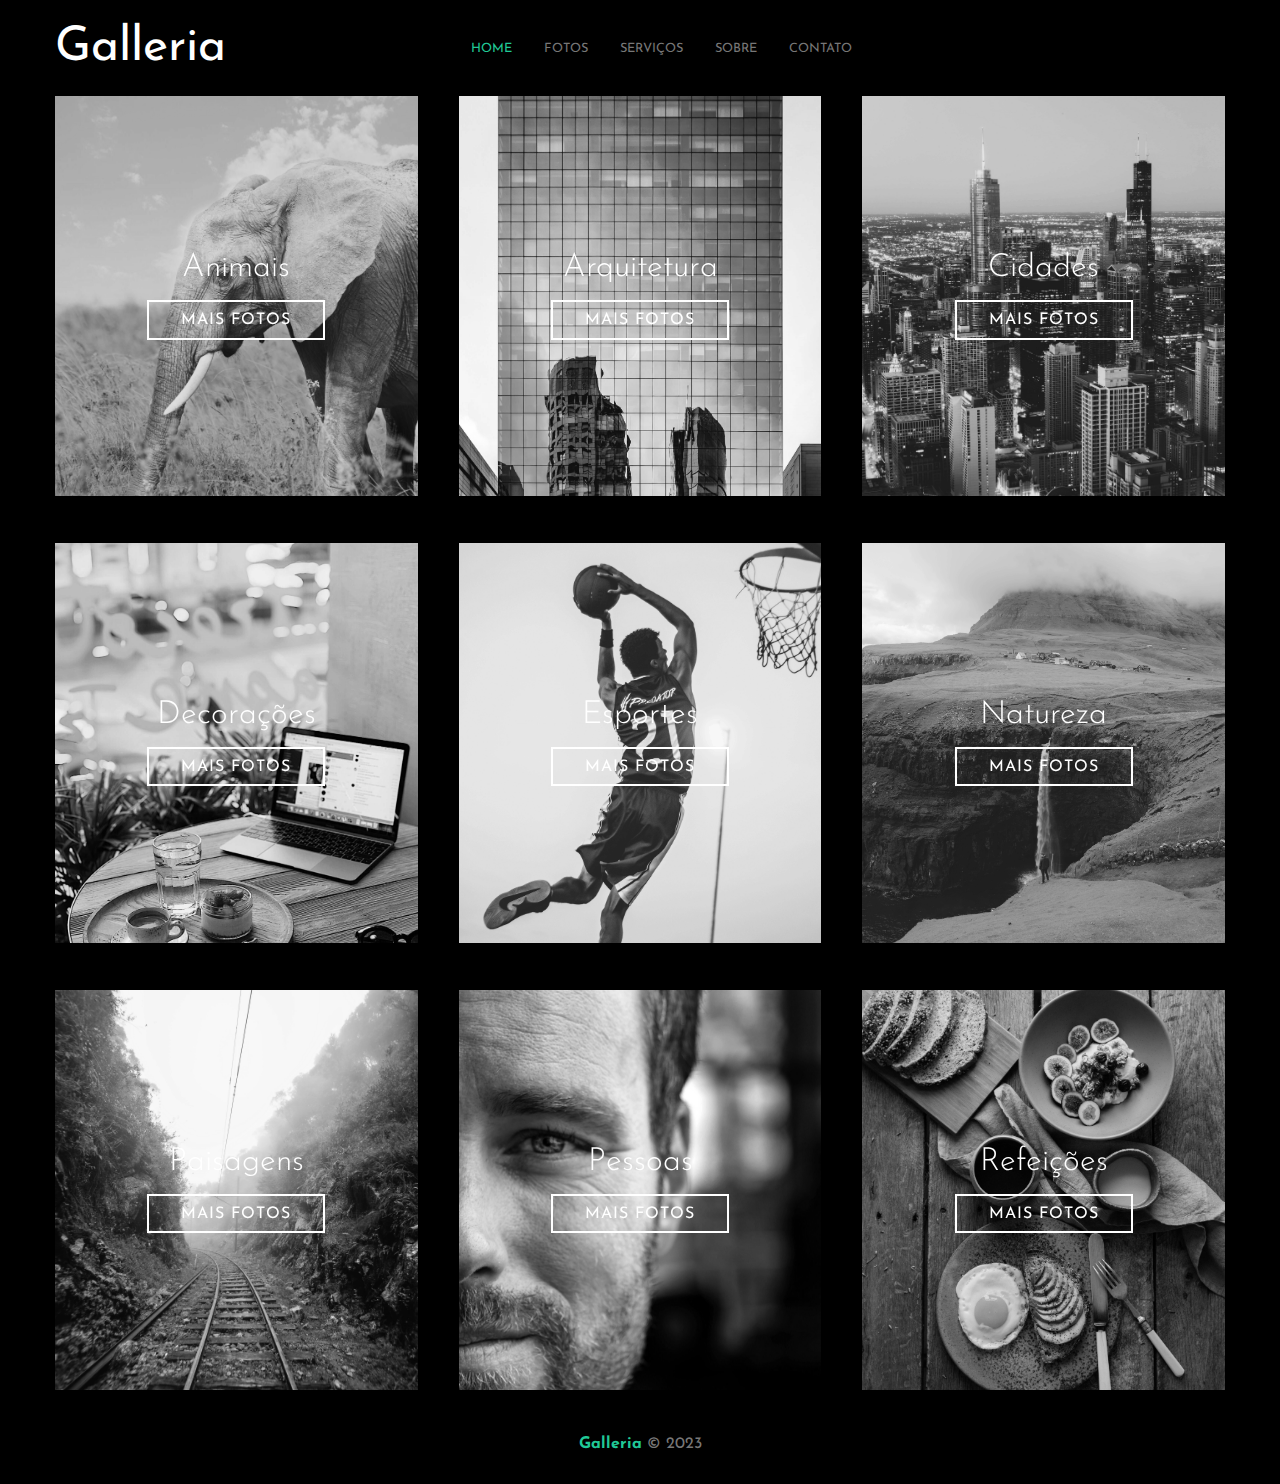
<file: 01-Gallery/index.html>
<!DOCTYPE html>
<html lang="en">
<head>
    <meta charset="UTF-8">
    <meta name="viewport" content="width=device-width, initial-scale=1.0">
    <title>Galleria</title>

    <!-- Google Fonts -->
    <link rel="preconnect" href="https://fonts.googleapis.com">
    <link rel="preconnect" href="https://fonts.gstatic.com" crossorigin>
    <link href="https://fonts.googleapis.com/css2?family=Josefin+Sans:ital,wght@0,100;0,200;0,300;0,400;0,500;0,600;0,700;1,100;1,200;1,300;1,400;1,500;1,600;1,700&display=swap"rel="stylesheet">

    <!-- Font Awesome -->
    <link rel="stylesheet" href="https://cdnjs.cloudflare.com/ajax/libs/font-awesome/6.4.0/css/all.min.css" integrity="sha512-iecdLmaskl7CVkqkXNQ/ZH/XLlvWZOJyj7Yy7tcenmpD1ypASozpmT/E0iPtmFIB46ZmdtAc9eNBvH0H/ZpiBw==" crossorigin="anonymous" referrerpolicy="no-referrer" />

    <!-- Estilos do projeto -->
    <link rel="stylesheet" href="css/styles.css">
</head>

<body>
    <header class="header">
        <a href="" class="header-brand">Galleria</a>
        <nav class="header-navbar">
            <ul>
                <li>
                    <a href="#" class="active">Home</a>
                </li>
                <li>
                    <a href="#">Fotos</a>
                </li>
                <li>
                    <a href="#">Serviços</a>
                </li>
                <li>
                    <a href="#">Sobre</a>
                </li>
                <li>
                    <a href="#">Contato</a>
                </li>                
            </ul>
        </nav>
        <div class="header-social-media">
            <ul>
                <li>
                    <a href="#">
                        <i class="fab fa-facebook-f"></i>
                    </a>
                </li>
                <li>
                    <a href="#">
                        <i class="fab fa-twitter"></i>
                    </a>
                </li>
                <li>
                    <a href="#">
                        <i class="fab fa-instagram"></i>
                    </a>
                </li>
                <li>
                    <a href="#">
                        <i class="fab fa-youtube"></i>
                    </a>
                </li>
            </ul>
        </div>
    </header>
    <main>
        <div class="gallery">
            <div class="gallery-card" id="card-1">
                <h2 class="gallery-card-title">Animais</h2>
                <a href="#" class="gallery-card-btn">Mais fotos</a>
            </div>
            <div class="gallery-card" id="card-2">
                <h2 class="gallery-card-title">Arquitetura</h2>
                <a href="#" class="gallery-card-btn">Mais fotos</a>
            </div>
            <div class="gallery-card" id="card-3">
                <h2 class="gallery-card-title">Cidades</h2>
                <a href="#" class="gallery-card-btn">Mais fotos</a>
            </div>
            <div class="gallery-card" id="card-4">
                <h2 class="gallery-card-title">Decorações</h2>
                <a href="#" class="gallery-card-btn">Mais fotos</a>
            </div>
            <div class="gallery-card" id="card-5">
                <h2 class="gallery-card-title">Esportes</h2>
                <a href="#" class="gallery-card-btn">Mais fotos</a>
            </div>
            <div class="gallery-card" id="card-6">
                <h2 class="gallery-card-title">Natureza</h2>
                <a href="#" class="gallery-card-btn">Mais fotos</a>
            </div>
            <div class="gallery-card" id="card-7">
                <h2 class="gallery-card-title">Paisagens</h2>
                <a href="#" class="gallery-card-btn">Mais fotos</a>
            </div>
            <div class="gallery-card" id="card-8">
                <h2 class="gallery-card-title">Pessoas</h2>
                <a href="#" class="gallery-card-btn">Mais fotos</a>
            </div>
            <div class="gallery-card" id="card-9">
                <h2 class="gallery-card-title">Refeições</h2>
                <a href="#" class="gallery-card-btn">Mais fotos</a>
            </div>
        </div>
    </main>
    <footer>
        <p><span>Galleria</span> &copy; 2023</p>
    </footer>
</body>

</html>
</file>
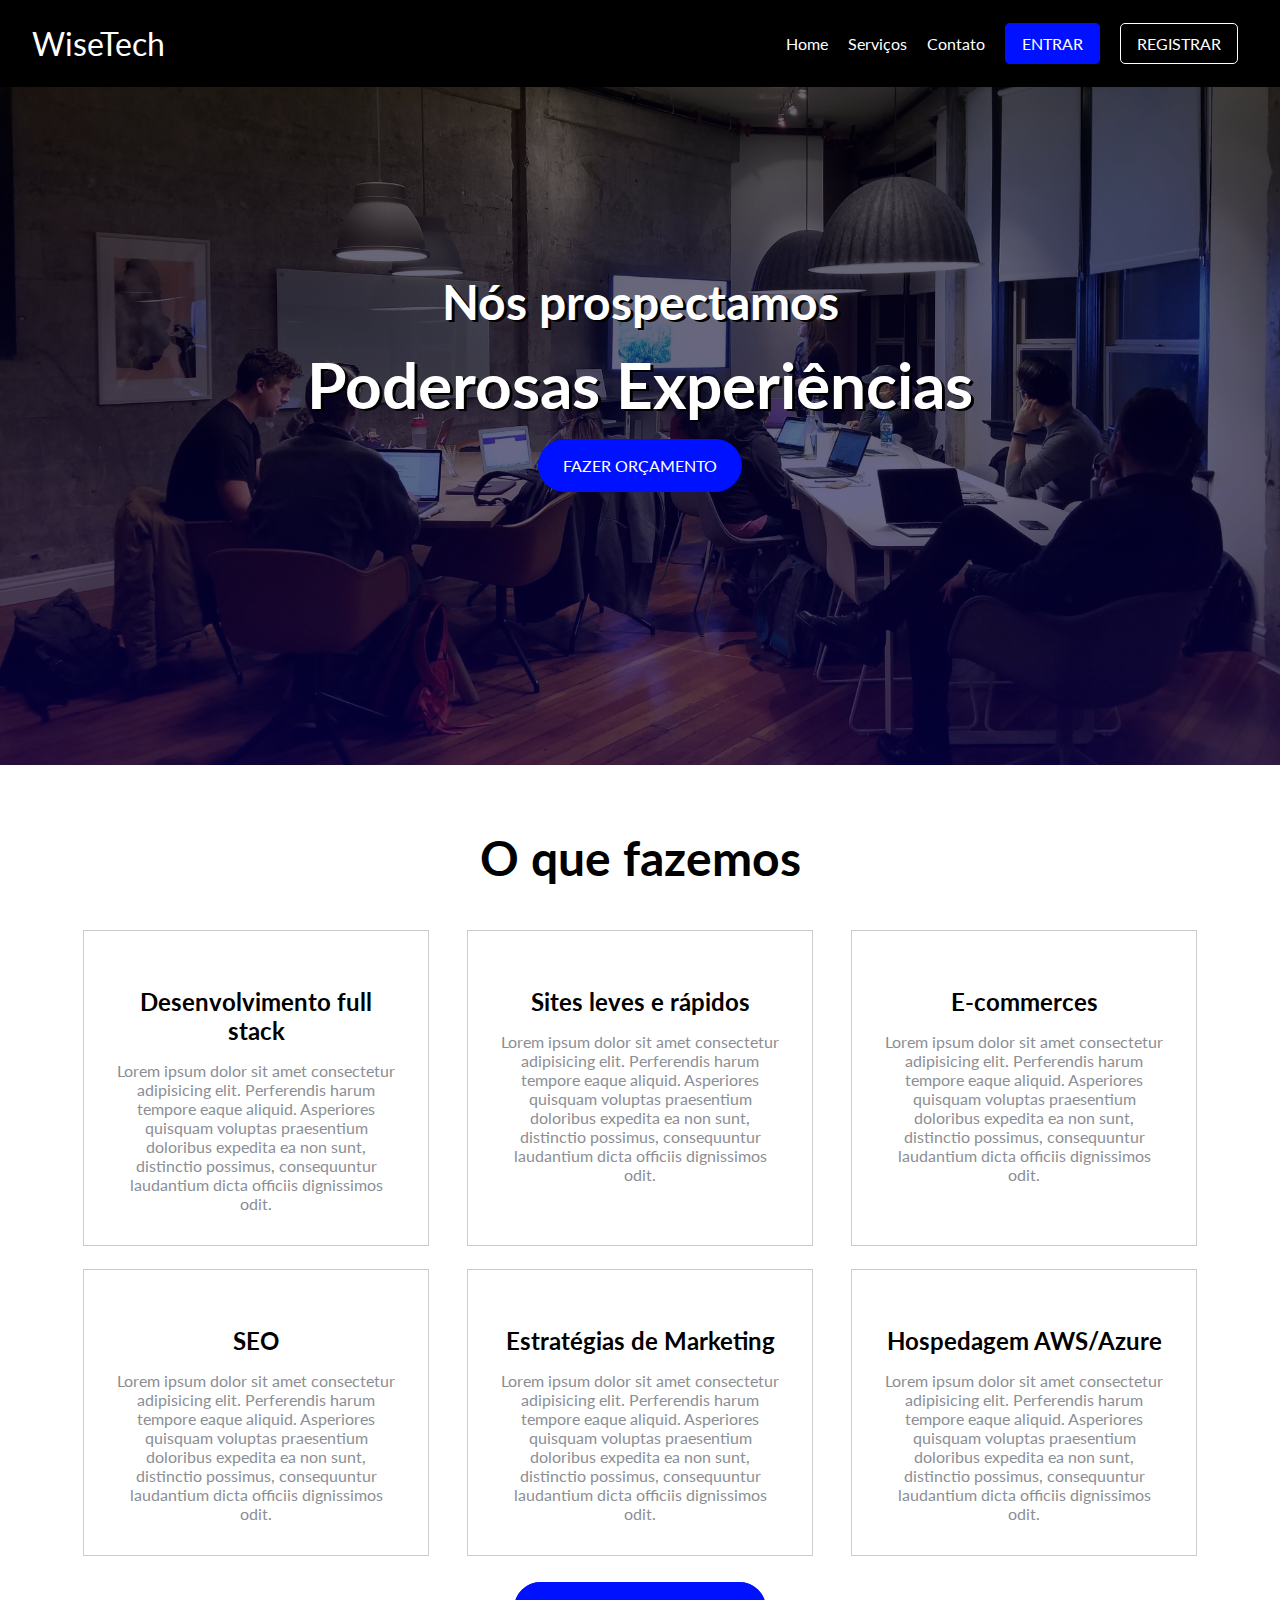
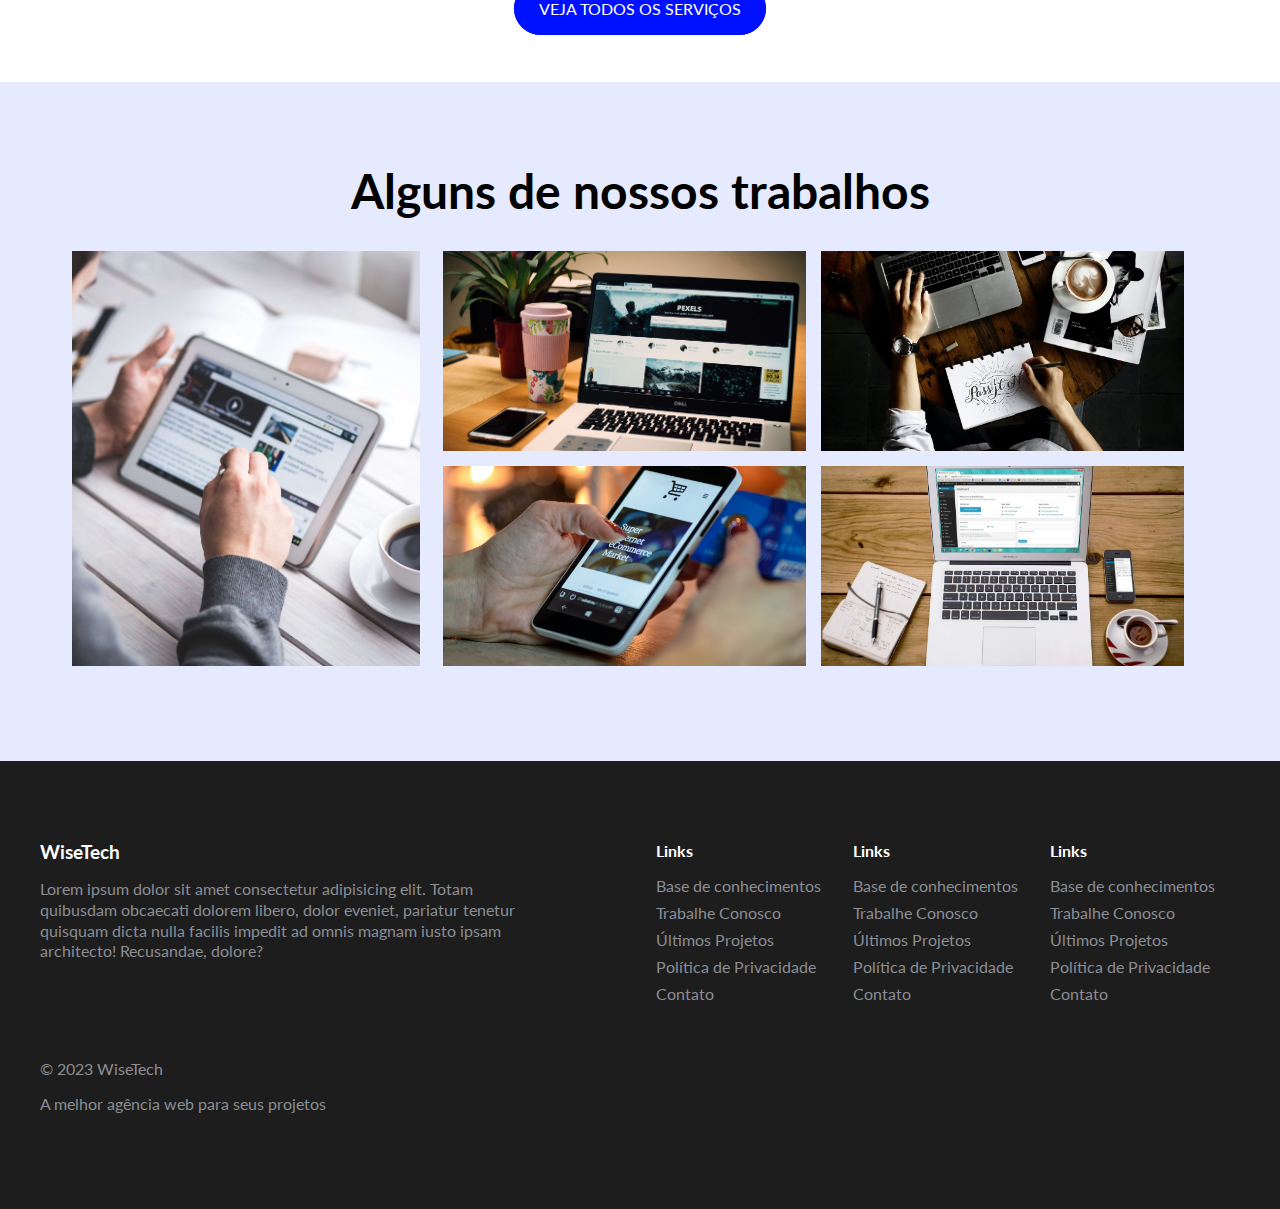
<file: 02-WiseTech/index.html>
<!DOCTYPE html>
<html lang="en">
<head>
  <meta charset="UTF-8">
  <meta name="viewport" content="width=device-width, initial-scale=1.0">
  <title>WiseTech</title>
  <!-- Google Fonts -->
  <link rel="preconnect" href="https://fonts.gstatic.com">
  <link href="https://fonts.googleapis.com/css2?family=Lato:ital,wght@0,300;0,700;0,900;1,300;1,700;1,900&display=swap" rel="stylesheet">
  <!-- Font Awesome -->
  <link rel="stylesheet" href="https://cdnjs.cloudflare.com/ajax/libs/font-awesome/5.15.2/css/all.min.css" integrity="sha512-HK5fgLBL+xu6dm/Ii3z4xhlSUyZgTT9tuc/hSrtw6uzJOvgRr2a9jyxxT1ely+B+xFAmJKVSTbpM/CuL7qxO8w==" crossorigin="anonymous" />
  <!-- CSS do projeto -->
  <link rel="stylesheet" href="css/styles.css">
</head>
<body>
  <!-- Cabeçalho -->
  <header id="main-banner">
    <div class="nav-container">
      <a href="#" class="brand">
        <i class="fas fa-brain"></i> WiseTech
      </a>
      <nav>
        <ul class="nav-container-navbar">
          <li>
            <a href="#">Home</a>
          </li>
          <li>
            <a href="#">Serviços</a>
          </li>
          <li>
            <a href="#">Contato</a>
          </li>
          <li>
            <a href="#" class="btn btn-primary">Entrar</a>
          </li>
          <li>
            <a href="#" class="btn">Registrar</a>
          </li>
        </ul>
      </nav>
      <i class="fas fa-bars"></i>
    </div>
    <div class="title-container">
      <h2>Nós prospectamos</h2>
      <h1>Poderosas Experiências</h1>
      <a href="#" class="btn btn-primary btn-rounded">Fazer Orçamento</a>
    </div>
  </header>
  <!-- Serviços -->
  <main class="services-container">
    <h2>O que fazemos</h2>
    <div class="services-card-container">
      <div class="services-card">
        <i class="fab fa-buffer"></i>
        <h3>Desenvolvimento full stack</h3>
        <p>Lorem ipsum dolor sit amet consectetur adipisicing elit. Perferendis harum tempore eaque aliquid. Asperiores quisquam voluptas praesentium doloribus expedita ea non sunt, distinctio possimus, consequuntur laudantium dicta officiis dignissimos odit.</p>
      </div>
      <div class="services-card">
        <i class="fas fa-bolt"></i>
        <h3>Sites leves e rápidos</h3>
        <p>Lorem ipsum dolor sit amet consectetur adipisicing elit. Perferendis harum tempore eaque aliquid. Asperiores quisquam voluptas praesentium doloribus expedita ea non sunt, distinctio possimus, consequuntur laudantium dicta officiis dignissimos odit.</p>
      </div>
      <div class="services-card">
        <i class="fas fa-cart-plus"></i>
        <h3>E-commerces</h3>
        <p>Lorem ipsum dolor sit amet consectetur adipisicing elit. Perferendis harum tempore eaque aliquid. Asperiores quisquam voluptas praesentium doloribus expedita ea non sunt, distinctio possimus, consequuntur laudantium dicta officiis dignissimos odit.</p>
      </div>
      <div class="services-card">
        <i class="fas fa-chart-line"></i>
        <h3>SEO</h3>
        <p>Lorem ipsum dolor sit amet consectetur adipisicing elit. Perferendis harum tempore eaque aliquid. Asperiores quisquam voluptas praesentium doloribus expedita ea non sunt, distinctio possimus, consequuntur laudantium dicta officiis dignissimos odit.</p>
      </div>
      <div class="services-card">
        <i class="fas fa-chess-pawn"></i>
        <h3>Estratégias de Marketing</h3>
        <p>Lorem ipsum dolor sit amet consectetur adipisicing elit. Perferendis harum tempore eaque aliquid. Asperiores quisquam voluptas praesentium doloribus expedita ea non sunt, distinctio possimus, consequuntur laudantium dicta officiis dignissimos odit.</p>
      </div>
      <div class="services-card">
        <i class="fas fa-cloud"></i>
        <h3>Hospedagem AWS/Azure</h3>
        <p>Lorem ipsum dolor sit amet consectetur adipisicing elit. Perferendis harum tempore eaque aliquid. Asperiores quisquam voluptas praesentium doloribus expedita ea non sunt, distinctio possimus, consequuntur laudantium dicta officiis dignissimos odit.</p>
      </div>
    </div>
    <a href="#" class="btn btn-primary btn-rounded">Veja todos os Serviços</a>
  </main>
  <!-- Jobs -->
  <div class="jobs-container">
    <h2>Alguns de nossos trabalhos</h2>
    <div class="jobs-list">
      <div class="first-job" id="job1">
        <div class="job-card-cover">
          <p class="job-card-title">Projeto 1</p>
          <p class="job-card-description">Lorem ipsum dolor sit amet consectetur adipisicing elit. Cumque amet maxime nostrum quaerat. Nihil officia similique excepturi voluptas perspiciatis, odit veritatis cum, dolores adipisci deserunt deleniti nemo repellendus optio eius.</p>
        </div>
      </div>
      <div class="other-jobs-container">
        <div class="job-card" id="job2">
          <div class="job-card-cover">
            <p class="job-card-title">Projeto 2</p>
            <p class="job-card-description">Lorem ipsum dolor sit amet consectetur adipisicing elit. Cumque amet maxime nostrum quaerat. Nihil officia similique excepturi voluptas perspiciatis, odit veritatis cum, dolores adipisci deserunt deleniti nemo repellendus optio eius.</p>
          </div>
        </div>
        <div class="job-card" id="job3">
          <div class="job-card-cover">
            <p class="job-card-title">Projeto 3</p>
            <p class="job-card-description">Lorem ipsum dolor sit amet consectetur adipisicing elit. Cumque amet maxime nostrum quaerat. Nihil officia similique excepturi voluptas perspiciatis, odit veritatis cum, dolores adipisci deserunt deleniti nemo repellendus optio eius.</p>
          </div>
        </div>
        <div class="job-card" id="job4">
          <div class="job-card-cover">
            <p class="job-card-title">Projeto 4</p>
            <p class="job-card-description">Lorem ipsum dolor sit amet consectetur adipisicing elit. Cumque amet maxime nostrum quaerat. Nihil officia similique excepturi voluptas perspiciatis, odit veritatis cum, dolores adipisci deserunt deleniti nemo repellendus optio eius.</p>
          </div>
        </div>
        <div class="job-card" id="job5">
          <div class="job-card-cover">
            <p class="job-card-title">Projeto 5</p>
            <p class="job-card-description">Lorem ipsum dolor sit amet consectetur adipisicing elit. Cumque amet maxime nostrum quaerat. Nihil officia similique excepturi voluptas perspiciatis, odit veritatis cum, dolores adipisci deserunt deleniti nemo repellendus optio eius.</p>
          </div>
        </div>
      </div>
    </div>
  </div>
  <!-- Footer -->
  <footer>
    <div class="footer-container">
      <div class="footer-desc-container">
        <h3 class="footer-title">WiseTech</h3>
        <p>Lorem ipsum dolor sit amet consectetur adipisicing elit. Totam quibusdam obcaecati dolorem libero, dolor eveniet, pariatur tenetur quisquam dicta nulla facilis impedit ad omnis magnam iusto ipsam architecto! Recusandae, dolore?</p>
      </div>
      <div class="footer-links-container">
        <div class="footer-links-container-list">
          <p class="footer-title">Links</p>
          <ul>
            <li>
              <a href="#">Base de conhecimentos</a>
            </li>
            <li>
              <a href="#">Trabalhe Conosco</a>
            </li>
            <li>
              <a href="#">Últimos Projetos</a>
            </li>
            <li>
              <a href="#">Política de Privacidade</a>
            </li>
            <li>
              <a href="#">Contato</a>
            </li>
          </ul>
        </div>
        <div class="footer-links-container-list">
          <p class="footer-title">Links</p>
          <ul>
            <li>
              <a href="#">Base de conhecimentos</a>
            </li>
            <li>
              <a href="#">Trabalhe Conosco</a>
            </li>
            <li>
              <a href="#">Últimos Projetos</a>
            </li>
            <li>
              <a href="#">Política de Privacidade</a>
            </li>
            <li>
              <a href="#">Contato</a>
            </li>
          </ul>
        </div>
        <div class="footer-links-container-list">
          <p class="footer-title">Links</p>
          <ul>
            <li>
              <a href="#">Base de conhecimentos</a>
            </li>
            <li>
              <a href="#">Trabalhe Conosco</a>
            </li>
            <li>
              <a href="#">Últimos Projetos</a>
            </li>
            <li>
              <a href="#">Política de Privacidade</a>
            </li>
            <li>
              <a href="#">Contato</a>
            </li>
          </ul>
        </div>
      </div>
      <div class="footer-copy-right-container">
        <p>&copy; 2023 WiseTech</p>
        <p>A melhor agência web para seus projetos</p>
      </div>
    </div>
  </footer>
</body>
</html>
</file>
<file: 01-Gallery/css/styles.css>
* {
  font-family: "Josefin Sans";
  padding: 0;
  margin: 0;
  box-sizing: border-box;
}

body {
  background-color: #000;
  color: #777;
}
body a {
  color: #777;
  text-decoration: none;
  transition: 0.4s;
}
body ul {
  list-style: none;
}

.header {
  display: flex;
  justify-content: space-between;
  max-width: 1170px;
  padding: 1.5rem 0;
  margin: 0 auto;
}
@media (max-width: 425px) {
  .header {
    padding: 1.1rem;
  }
}
.header-brand {
  color: #fff;
  font-size: 3rem;
}
.header-navbar ul {
  height: 100%;
  display: flex;
  align-items: center;
  justify-content: center;
}
@media (max-width: 425px) {
  .header-navbar ul {
    display: none;
  }
}
.header-navbar ul li {
  margin: 0 1rem;
  text-transform: uppercase;
  font-size: 0.8rem;
}
.header-navbar ul li .active {
  color: #20c997;
}
.header-navbar ul li a:hover {
  color: #20c997;
}
.header-social-media ul {
  display: flex;
  align-items: center;
  justify-content: center;
  height: 100%;
}
@media (max-width: 425px) {
  .header-social-media ul {
    display: none;
  }
}
.header-social-media ul li {
  margin: 0 1rem;
}
.header-social-media ul li a:hover {
  color: #fff;
}

.gallery {
  max-width: 1170px;
  padding: 1.5rem 0;
  margin: 0 auto;
  display: flex;
  align-items: center;
  justify-content: center;
  flex-wrap: wrap;
  justify-content: space-between;
  padding: 0;
}
@media (max-width: 425px) {
  .gallery {
    flex-direction: column;
  }
}
.gallery-card {
  width: 31%;
  height: 400px;
  margin-bottom: 4%;
  display: flex;
  align-items: center;
  justify-content: center;
  flex-direction: column;
  color: #fff;
}
@media (max-width: 425px) {
  .gallery-card {
    width: 90%;
    margin-bottom: 6%;
  }
}
.gallery-card-title {
  font-size: 2rem;
  font-weight: 300;
  margin-bottom: 1rem;
}
.gallery-card-btn {
  padding: 0.6rem 2rem;
  border: 2px solid #fff;
  color: #fff;
  font-weight: 400;
  text-transform: uppercase;
  letter-spacing: 1px;
}
.gallery-card-btn:hover {
  background-color: #fff;
  color: #000;
}
.gallery #card-1 {
  background-image: url("../img/animais.jpg");
  background-size: 100%;
  background-position: center;
  background-repeat: no-repeat;
  filter: grayscale(100%);
  transition: 0.6s;
}
.gallery #card-1:hover {
  background-size: 110%;
  filter: grayscale(0%);
  background-image: linear-gradient(rgba(0, 0, 0, 0.5), rgba(0, 0, 0, 0.5)), url("../img/animais.jpg");
}
.gallery #card-2 {
  background-image: url("../img/arquitetura.jpg");
  background-size: 100%;
  background-position: center;
  background-repeat: no-repeat;
  filter: grayscale(100%);
  transition: 0.6s;
}
.gallery #card-2:hover {
  background-size: 110%;
  filter: grayscale(0%);
  background-image: linear-gradient(rgba(0, 0, 0, 0.5), rgba(0, 0, 0, 0.5)), url("../img/arquitetura.jpg");
}
.gallery #card-3 {
  background-image: url("../img/cidade.jpg");
  background-size: 100%;
  background-position: center;
  background-repeat: no-repeat;
  filter: grayscale(100%);
  transition: 0.6s;
}
.gallery #card-3:hover {
  background-size: 110%;
  filter: grayscale(0%);
  background-image: linear-gradient(rgba(0, 0, 0, 0.5), rgba(0, 0, 0, 0.5)), url("../img/cidade.jpg");
}
.gallery #card-4 {
  background-image: url("../img/decoracao.jpg");
  background-size: 100%;
  background-position: center;
  background-repeat: no-repeat;
  filter: grayscale(100%);
  transition: 0.6s;
}
.gallery #card-4:hover {
  background-size: 110%;
  filter: grayscale(0%);
  background-image: linear-gradient(rgba(0, 0, 0, 0.5), rgba(0, 0, 0, 0.5)), url("../img/decoracao.jpg");
}
.gallery #card-5 {
  background-image: url("../img/esportes.jpg");
  background-size: 100%;
  background-position: center;
  background-repeat: no-repeat;
  filter: grayscale(100%);
  transition: 0.6s;
}
.gallery #card-5:hover {
  background-size: 110%;
  filter: grayscale(0%);
  background-image: linear-gradient(rgba(0, 0, 0, 0.5), rgba(0, 0, 0, 0.5)), url("../img/esportes.jpg");
}
.gallery #card-6 {
  background-image: url("../img/natureza.jpg");
  background-size: 100%;
  background-position: center;
  background-repeat: no-repeat;
  filter: grayscale(100%);
  transition: 0.6s;
}
.gallery #card-6:hover {
  background-size: 110%;
  filter: grayscale(0%);
  background-image: linear-gradient(rgba(0, 0, 0, 0.5), rgba(0, 0, 0, 0.5)), url("../img/natureza.jpg");
}
.gallery #card-7 {
  background-image: url("../img/paisagem.jpg");
  background-size: 100%;
  background-position: center;
  background-repeat: no-repeat;
  filter: grayscale(100%);
  transition: 0.6s;
}
.gallery #card-7:hover {
  background-size: 110%;
  filter: grayscale(0%);
  background-image: linear-gradient(rgba(0, 0, 0, 0.5), rgba(0, 0, 0, 0.5)), url("../img/paisagem.jpg");
}
.gallery #card-8 {
  background-image: url("../img/pessoas.jpg");
  background-size: 100%;
  background-position: center;
  background-repeat: no-repeat;
  filter: grayscale(100%);
  transition: 0.6s;
}
.gallery #card-8:hover {
  background-size: 110%;
  filter: grayscale(0%);
  background-image: linear-gradient(rgba(0, 0, 0, 0.5), rgba(0, 0, 0, 0.5)), url("../img/pessoas.jpg");
}
.gallery #card-9 {
  background-image: url("../img/refeicoes.jpg");
  background-size: 100%;
  background-position: center;
  background-repeat: no-repeat;
  filter: grayscale(100%);
  transition: 0.6s;
}
.gallery #card-9:hover {
  background-size: 110%;
  filter: grayscale(0%);
  background-image: linear-gradient(rgba(0, 0, 0, 0.5), rgba(0, 0, 0, 0.5)), url("../img/refeicoes.jpg");
}

footer {
  text-align: center;
  padding-bottom: 2rem;
}
footer span {
  font-weight: bold;
  color: #20c997;
}

/*# sourceMappingURL=styles.css.map */
</file>
<file: 02-WiseTech/css/styles.css>
#main-banner .title-container h1, #main-banner .title-container h2 {
  text-shadow: 3px 2px #000;
}

.jobs-container h2, .services-container h2 {
  font-size: 3rem;
  margin-top: 2rem;
  text-align: center;
}

.jobs-container .jobs-list .other-jobs-container .job-card, .jobs-container .jobs-list .first-job {
  background-size: cover;
  background-position: center;
}

.jobs-container .jobs-list .other-jobs-container .job-card .job-card-title, .jobs-container .jobs-list .first-job .job-card-title, .jobs-container .jobs-list .other-jobs-container .job-card .job-card-cover, .jobs-container .jobs-list .first-job .job-card-cover, .jobs-container .jobs-list .other-jobs-container .job-card .job-card-description, .jobs-container .jobs-list .first-job .job-card-description {
  opacity: 0;
}
@media (max-width: 425px) {
  .jobs-container .jobs-list .other-jobs-container .job-card .job-card-title, .jobs-container .jobs-list .first-job .job-card-title, .jobs-container .jobs-list .other-jobs-container .job-card .job-card-cover, .jobs-container .jobs-list .first-job .job-card-cover, .jobs-container .jobs-list .other-jobs-container .job-card .job-card-description, .jobs-container .jobs-list .first-job .job-card-description {
    opacity: 1;
  }
}
.jobs-container .jobs-list .other-jobs-container .job-card:hover .job-card-title, .jobs-container .jobs-list .first-job:hover .job-card-title, .jobs-container .jobs-list .other-jobs-container .job-card:hover .job-card-cover, .jobs-container .jobs-list .first-job:hover .job-card-cover, .jobs-container .jobs-list .other-jobs-container .job-card:hover .job-card-description, .jobs-container .jobs-list .first-job:hover .job-card-description {
  opacity: 1;
}

.btn {
  padding: 0.6rem 1rem;
  border: 1px solid #FFF;
  text-transform: uppercase;
  border-radius: 5px;
  transition: 0.3s;
  color: #FFF;
}
.btn:hover {
  border-color: #0011ff;
  color: #0011ff;
}
.btn-primary {
  background-color: #0011ff;
  border-color: #0011ff;
}
.btn-primary:hover {
  background-color: transparent;
}
.btn-rounded {
  margin-top: 1rem;
  border-radius: 2rem;
  padding: 1rem 1.5rem;
}

* {
  margin: 0;
  padding: 0;
  box-sizing: border-box;
  font-family: "Lato";
}

a {
  text-decoration: none;
}

li {
  list-style: none;
}

#main-banner {
  background: linear-gradient(rgba(0, 0, 0, 0.6), rgba(6, 0, 89, 0.6)), url("../img/office.jpg");
  height: 85vh;
  background-size: cover;
  background-position: center;
}
@media (max-width: 425px) {
  #main-banner {
    height: 100vh;
  }
}
@media (max-width: 425px) {
  #main-banner nav {
    display: none;
  }
}
#main-banner .nav-container {
  display: flex;
  justify-content: space-between;
  position: fixed;
  top: 0;
  left: 0;
  width: 100%;
  padding: 1.5rem 2rem;
  background-color: #000;
  z-index: 10;
}
@media (max-width: 425px) {
  #main-banner .nav-container {
    padding: 1rem;
  }
}
#main-banner .nav-container .brand {
  color: #FFF;
  font-size: 2rem;
  transition: 0.3s;
}
#main-banner .nav-container .brand:hover {
  color: #0011ff;
}
#main-banner .nav-container-navbar {
  display: flex;
  align-items: center;
  height: 100%;
}
#main-banner .nav-container-navbar li {
  margin: 5px 10px;
}
#main-banner .nav-container-navbar li a {
  color: #FFF;
  transition: 0.3s;
}
#main-banner .nav-container-navbar li a:hover {
  color: #0011ff;
}
#main-banner .nav-container .fas.fa-bars {
  font-size: 2rem;
  color: #FFF;
  display: none;
}
@media (max-width: 425px) {
  #main-banner .nav-container .fas.fa-bars {
    display: block;
  }
}
#main-banner .title-container {
  color: #FFF;
  display: flex;
  flex-direction: column;
  align-items: center;
  justify-content: center;
  height: 100%;
}
@media (max-width: 425px) {
  #main-banner .title-container {
    text-align: center;
    padding: 2rem;
  }
}
#main-banner .title-container h2 {
  font-size: 3rem;
}
#main-banner .title-container h1 {
  font-size: 4rem;
  margin-top: 1rem;
}

.services-container {
  text-align: center;
  padding: 2rem;
  margin-bottom: 2rem;
}
.services-container .services-card-container {
  display: flex;
  flex-wrap: wrap;
  justify-content: space-around;
  padding: 2rem;
}
@media (max-width: 425px) {
  .services-container .services-card-container {
    padding: 2rem 0;
  }
}
.services-container .services-card-container .services-card {
  width: 30%;
  margin: 1%;
  padding: 2rem;
  border: 1px solid #CCC;
  transition: 0.3s;
}
@media (max-width: 425px) {
  .services-container .services-card-container .services-card {
    width: 100%;
    margin-bottom: 2rem;
  }
}
.services-container .services-card-container .services-card i {
  color: #0011ff;
  font-size: 4rem;
  display: block;
  margin-top: 1rem;
  margin-bottom: 1.5rem;
}
.services-container .services-card-container .services-card h3 {
  font-size: 1.5rem;
  margin-bottom: 1rem;
}
.services-container .services-card-container .services-card p {
  color: #8B8E94;
}
.services-container .services-card-container .services-card:hover {
  border: transparent;
  box-shadow: 0 1px 10px #CCC;
}

.jobs-container {
  background-color: #E5EAFF;
  padding: 3rem;
}
@media (max-width: 425px) {
  .jobs-container {
    padding: 2rem;
  }
}
.jobs-container .jobs-list {
  display: flex;
  padding: 2rem 0;
}
@media (max-width: 425px) {
  .jobs-container .jobs-list {
    flex-direction: column;
  }
}
.jobs-container .jobs-list .first-job {
  width: 30%;
  height: 415px;
  margin: 0 2%;
  background-image: url("../img/job1.jpg");
  position: relative;
  cursor: pointer;
  transition: 0.5s;
}
@media (max-width: 425px) {
  .jobs-container .jobs-list .first-job {
    width: 100%;
    height: 200px;
    margin: 0;
    margin-bottom: 2rem;
  }
}
.jobs-container .jobs-list .other-jobs-container {
  display: flex;
  flex-wrap: wrap;
  width: 68%;
}
@media (max-width: 425px) {
  .jobs-container .jobs-list .other-jobs-container {
    width: 100%;
    flex-direction: column;
  }
}
.jobs-container .jobs-list .other-jobs-container .job-card {
  width: 46%;
  height: 200px;
  position: relative;
  cursor: pointer;
  margin-bottom: 15px;
  margin-right: 15px;
}
@media (max-width: 425px) {
  .jobs-container .jobs-list .other-jobs-container .job-card {
    width: 100%;
    height: 200px;
    margin: 0;
    margin-bottom: 2rem;
  }
}
.jobs-container .jobs-list .other-jobs-container #job2 {
  background-image: url("../img/job2.jpg");
}
.jobs-container .jobs-list .other-jobs-container #job3 {
  background-image: url("../img/job3.jpg");
}
.jobs-container .jobs-list .other-jobs-container #job4 {
  background-image: url("../img/job4.jpg");
}
.jobs-container .jobs-list .other-jobs-container #job5 {
  background-image: url("../img/job5.jpg");
}
.jobs-container .jobs-list .job-card-cover {
  position: absolute;
  top: 0;
  left: 0;
  width: 100%;
  height: 100%;
  padding-top: 1.75rem;
  background-color: rgba(0, 0, 0, 0.6);
  border: 3px solid #0011ff;
}
.jobs-container .jobs-list .job-card-title {
  text-align: center;
  color: #FFF;
  font-size: 2.2rem;
  transition: 0.5s;
  font-weight: bold;
}
.jobs-container .jobs-list .job-card-description {
  text-align: center;
  color: #FFF;
  padding: 1rem;
  font-size: 0.9rem;
}

footer {
  background-color: #1D1D1D;
  color: #8B8E94;
  padding: 5rem 2rem;
}
footer .footer-container {
  max-width: 1200px;
  margin: 0 auto;
  display: flex;
  flex-wrap: wrap;
}
@media (max-width: 425px) {
  footer .footer-container {
    max-width: 100%;
    flex-direction: column;
  }
}
footer .footer-container .footer-title {
  color: #FFF;
  font-weight: bold;
  margin-bottom: 1rem;
}
footer .footer-desc-container, footer .footer-links-container {
  width: 50%;
}
@media (max-width: 425px) {
  footer .footer-desc-container, footer .footer-links-container {
    width: 100%;
    margin-bottom: 2rem;
    text-align: center;
  }
}
footer .footer-desc-container p {
  width: 80%;
  line-height: 1.3;
}
@media (max-width: 425px) {
  footer .footer-desc-container p {
    width: 100%;
  }
}
footer .footer-links-container {
  display: flex;
}
@media (max-width: 425px) {
  footer .footer-links-container {
    flex-direction: column;
  }
}
footer .footer-links-container-list {
  padding: 0 1rem;
}
@media (max-width: 425px) {
  footer .footer-links-container-list {
    margin-bottom: 2rem;
  }
}
footer .footer-links-container-list li {
  margin-bottom: 0.5rem;
}
footer .footer-links-container-list li a {
  color: #8B8E94;
  transition: 0.5s;
}
footer .footer-links-container-list li a:hover {
  color: #FFF;
}
footer .footer-copy-right-container {
  width: 100%;
  margin-top: 3rem;
}
@media (max-width: 425px) {
  footer .footer-copy-right-container {
    text-align: center;
  }
}
footer .footer-copy-right-container p {
  margin-bottom: 1rem;
}

/*# sourceMappingURL=styles.css.map */
</file>
